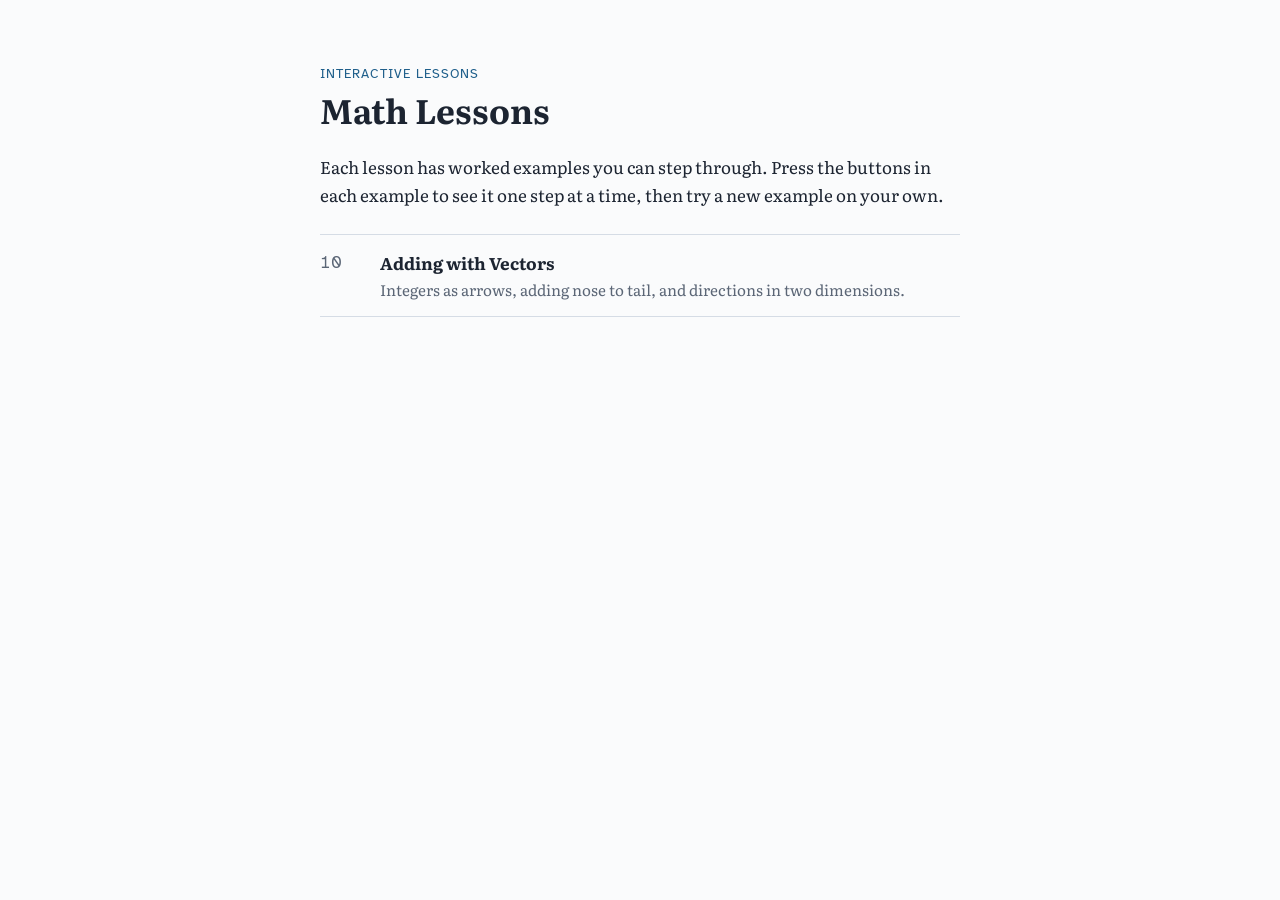
<file: index.html>
<!DOCTYPE html>
<html lang="en">
<head>
  <meta charset="utf-8">
  <meta name="viewport" content="width=device-width, initial-scale=1, viewport-fit=cover">
  <title>Math Lessons</title>
  <link rel="preconnect" href="https://fonts.googleapis.com">
  <link rel="preconnect" href="https://fonts.gstatic.com" crossorigin>
  <link rel="stylesheet" href="https://fonts.googleapis.com/css2?family=Atkinson+Hyperlegible:wght@400;700&family=Literata:opsz,wght@7..72,400;7..72,700&display=swap">
  <link rel="stylesheet" href="css/site.css">
</head>
<body>
<main class="page">
  <p class="eyebrow">Interactive lessons</p>
  <h1>Math Lessons</h1>
  <p>Each lesson has worked examples you can step through. Press the buttons in each example to see it one step at a time, then try a new example on your own.</p>

  <ul class="lesson-list">
    <!-- To add a lesson: copy one <li> block, change the number, link and title. -->
    <li>
      <a href="lessons/10-adding-vectors.html">
        <span class="lesson-num">10</span>
        <span><span class="lesson-title">Adding with Vectors</span>
        <span class="lesson-desc">Integers as arrows, adding nose to tail, and directions in two dimensions.</span></span>
      </a>
    </li>
  </ul>
</main>
</body>
</html>
</file>
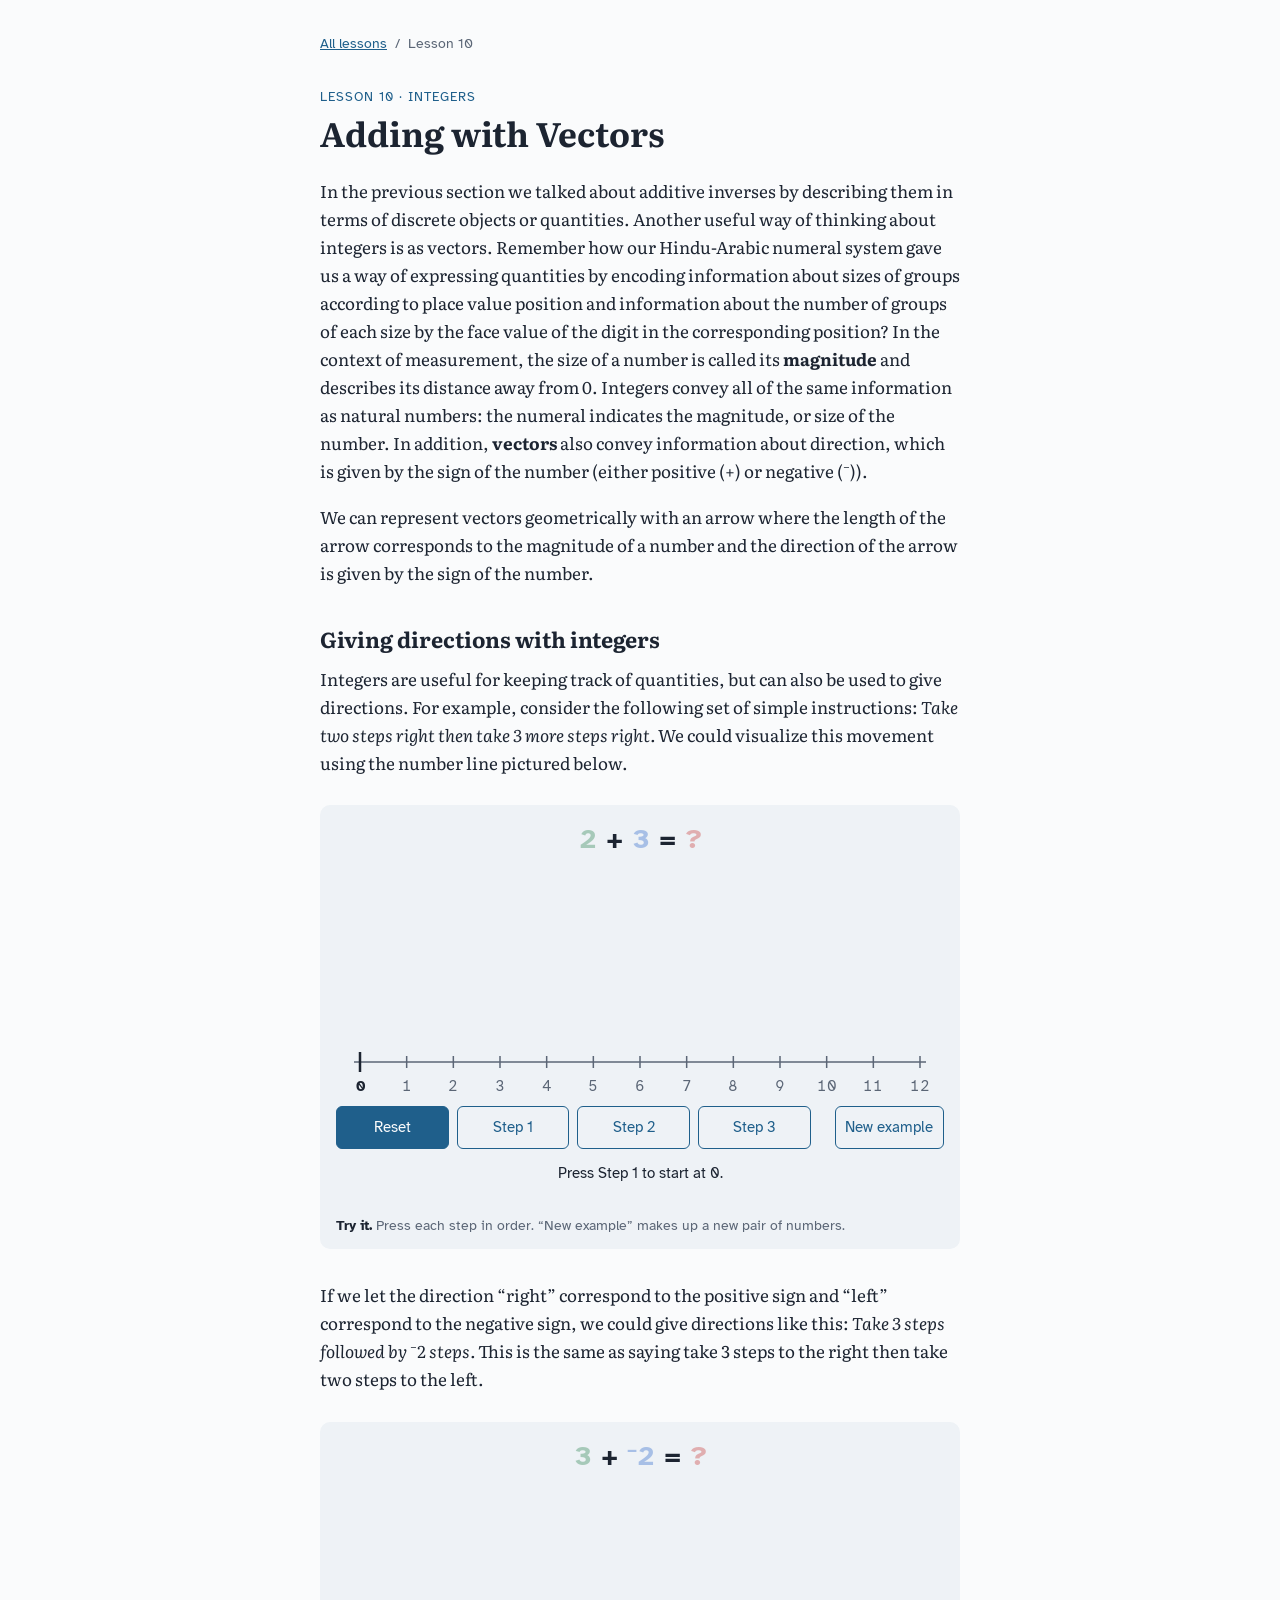
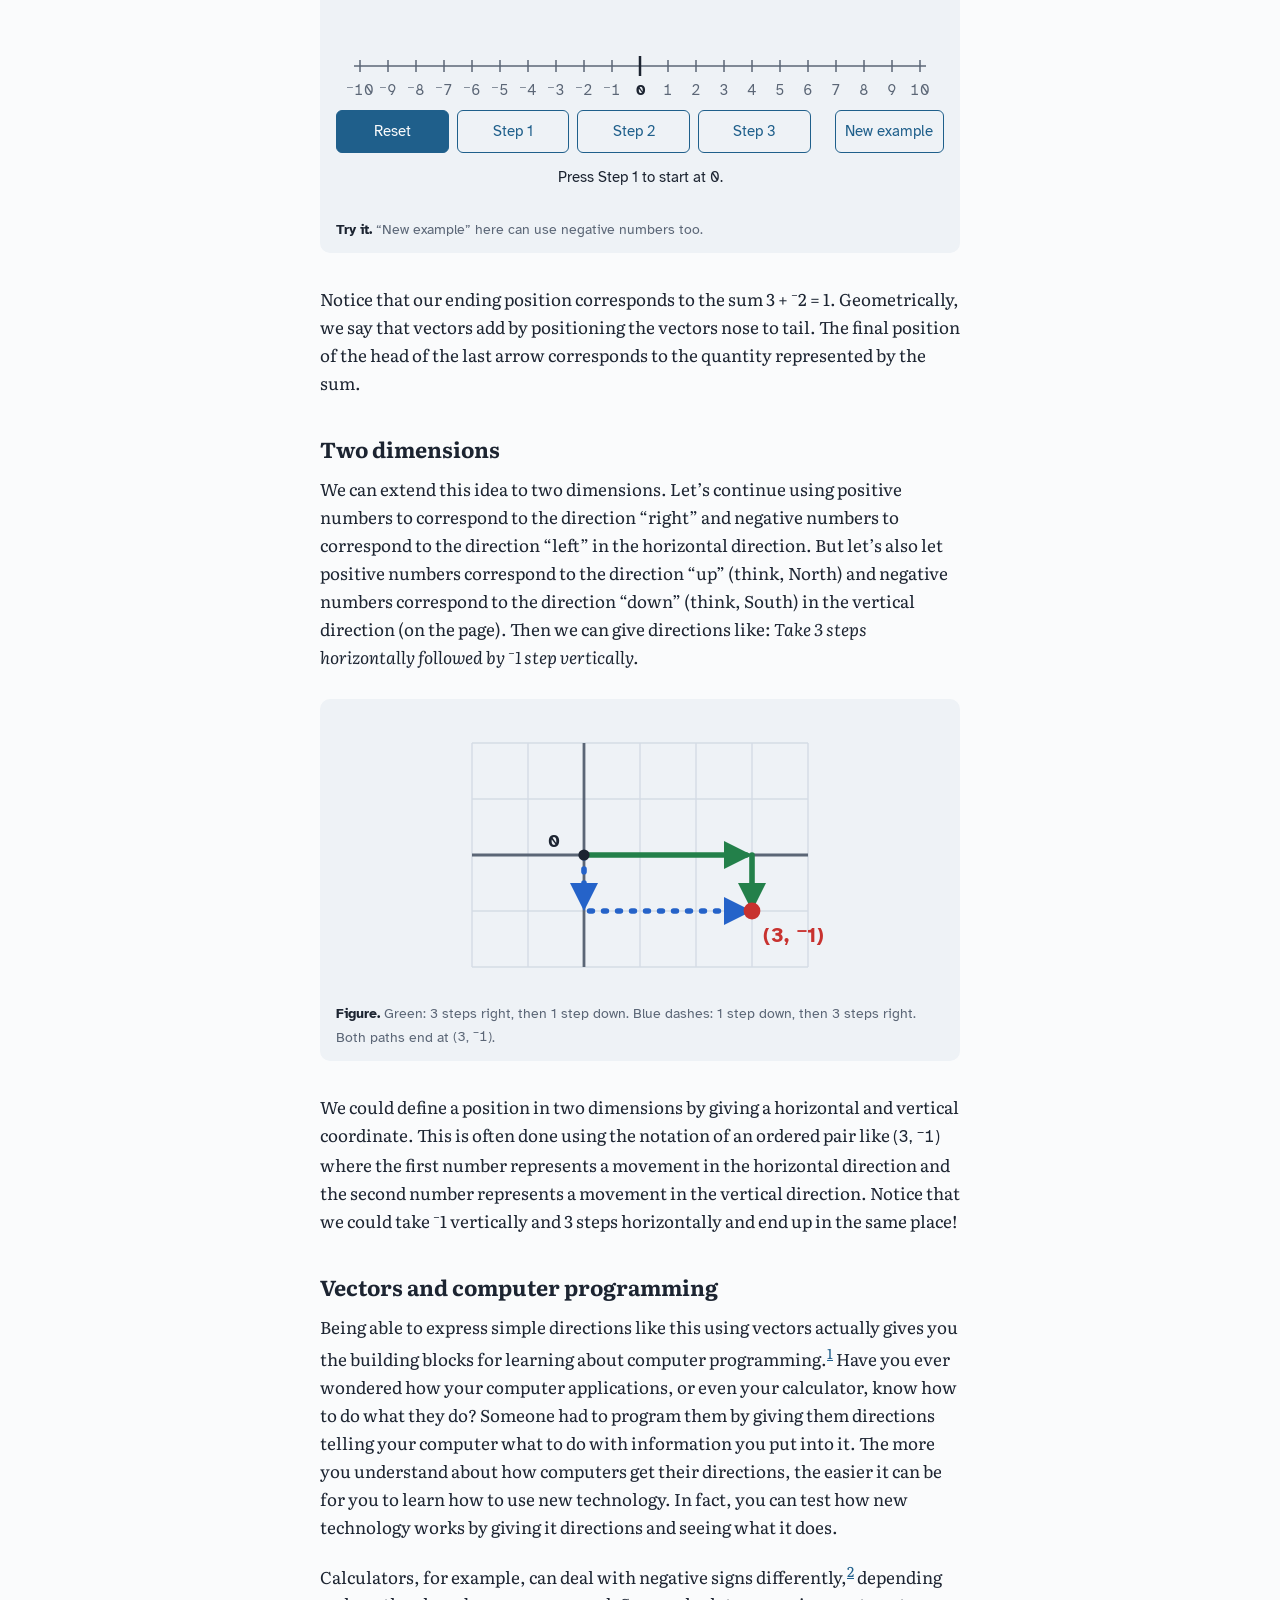
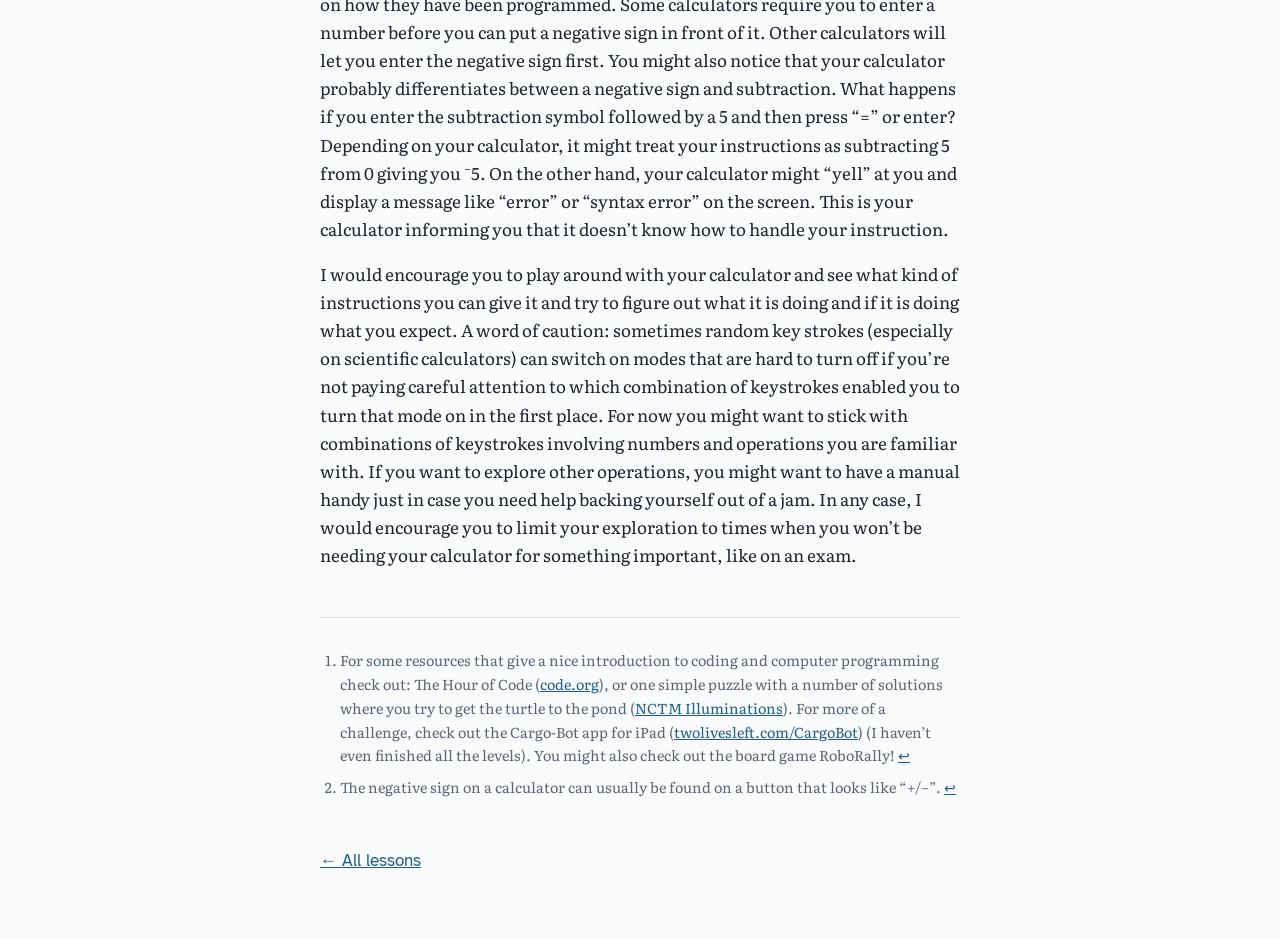
<file: lessons/10-adding-vectors.html>
<!DOCTYPE html>
<html lang="en">
<head>
  <meta charset="utf-8">
  <meta name="viewport" content="width=device-width, initial-scale=1, viewport-fit=cover">
  <title>Adding with Vectors</title>
  <link rel="preconnect" href="https://fonts.googleapis.com">
  <link rel="preconnect" href="https://fonts.gstatic.com" crossorigin>
  <link rel="stylesheet" href="https://fonts.googleapis.com/css2?family=Atkinson+Hyperlegible:wght@400;700&family=Literata:opsz,wght@7..72,400;7..72,700&display=swap">
  <link rel="stylesheet" href="../css/site.css">
</head>
<body>
<main class="page">
  <nav class="crumbs"><a href="../index.html">All lessons</a><span>/</span><span>Lesson 10</span></nav>

  <p class="eyebrow">Lesson 10 · Integers</p>
  <h1>Adding with Vectors</h1>

  <p>In the previous section we talked about additive inverses by describing them in terms of discrete objects or quantities. Another useful way of thinking about integers is as vectors. Remember how our Hindu-Arabic numeral system gave us a way of expressing quantities by encoding information about sizes of groups according to place value position and information about the number of groups of each size by the face value of the digit in the corresponding position? In the context of measurement, the size of a number is called its <span class="term">magnitude</span> and describes its distance away from 0. Integers convey all of the same information as natural numbers: the numeral indicates the magnitude, or size of the number. In addition, <span class="term">vectors</span> also convey information about direction, which is given by the sign of the number (either positive (+) or negative (<sup class="neg">−</sup>)).</p>

  <p>We can represent vectors geometrically with an arrow where the length of the arrow corresponds to the magnitude of a number and the direction of the arrow is given by the sign of the number.</p>

  <h2>Giving directions with integers</h2>

  <p>Integers are useful for keeping track of quantities, but can also be used to give directions. For example, consider the following set of simple instructions: <em>Take two steps right then take 3 more steps right.</em> We could visualize this movement using the number line pictured below.</p>

  <figure class="interactive">
    <div data-widget="vector-addition" data-a="2" data-b="3" data-negatives="no"></div>
    <figcaption><span class="figure-label">Try it.</span> Press each step in order. “New example” makes up a new pair of numbers.</figcaption>
  </figure>

  <p>If we let the direction “right” correspond to the positive sign and “left” correspond to the negative sign, we could give directions like this: <em>Take 3 steps followed by <sup class="neg">−</sup>2 steps.</em> This is the same as saying take 3 steps to the right then take two steps to the left.</p>

  <figure class="interactive">
    <div data-widget="vector-addition" data-a="3" data-b="-2"></div>
    <figcaption><span class="figure-label">Try it.</span> “New example” here can use negative numbers too.</figcaption>
  </figure>

  <p>Notice that our ending position corresponds to the sum 3 + <sup class="neg">−</sup>2 = 1. Geometrically, we say that vectors add by positioning the vectors nose to tail. The final position of the head of the last arrow corresponds to the quantity represented by the sum.</p>

  <h2>Two dimensions</h2>

  <p>We can extend this idea to two dimensions. Let’s continue using positive numbers to correspond to the direction “right” and negative numbers to correspond to the direction “left” in the horizontal direction. But let’s also let positive numbers correspond to the direction “up” (think, North) and negative numbers correspond to the direction “down” (think, South) in the vertical direction (on the page). Then we can give directions like: <em>Take 3 steps horizontally followed by <sup class="neg">−</sup>1 step vertically.</em></p>

  <figure class="interactive">
    <svg viewBox="0 0 300 200" role="img" aria-label="Grid showing two paths from the origin to the point (3, negative 1): 3 right then 1 down, or 1 down then 3 right" style="display:block;width:100%;max-width:420px;margin:0 auto">
      <defs>
        <marker id="h2a" viewBox="0 0 10 10" refX="8" refY="5" markerWidth="5" markerHeight="5" orient="auto-start-reverse"><path d="M0,0 L10,5 L0,10 z" style="fill:var(--vec-a)"/></marker>
        <marker id="h2b" viewBox="0 0 10 10" refX="8" refY="5" markerWidth="5" markerHeight="5" orient="auto-start-reverse"><path d="M0,0 L10,5 L0,10 z" style="fill:var(--vec-b)"/></marker>
      </defs>
      <g style="stroke:var(--rule);stroke-width:1">
        <line x1="30" x2="270" y1="20" y2="20"/><line x1="30" x2="270" y1="60" y2="60"/><line x1="30" x2="270" y1="140" y2="140"/><line x1="30" x2="270" y1="180" y2="180"/>
        <line x1="30" x2="30" y1="20" y2="180"/><line x1="70" x2="70" y1="20" y2="180"/><line x1="150" x2="150" y1="20" y2="180"/><line x1="190" x2="190" y1="20" y2="180"/><line x1="230" x2="230" y1="20" y2="180"/><line x1="270" x2="270" y1="20" y2="180"/>
      </g>
      <g style="stroke:var(--muted);stroke-width:2">
        <line x1="30" x2="270" y1="100" y2="100"/><line x1="110" x2="110" y1="20" y2="180"/>
      </g>
      <g style="stroke:var(--vec-a);stroke-width:4;stroke-linecap:round">
        <line x1="110" y1="100" x2="226" y2="100" marker-end="url(#h2a)"/>
        <line x1="230" y1="100" x2="230" y2="136" marker-end="url(#h2a)"/>
      </g>
      <g style="stroke:var(--vec-b);stroke-width:4;stroke-linecap:round;stroke-dasharray:2 8">
        <line x1="110" y1="100" x2="110" y2="136" marker-end="url(#h2b)"/>
        <line x1="114" y1="140" x2="226" y2="140" marker-end="url(#h2b)"/>
      </g>
      <circle cx="110" cy="100" r="4" style="fill:var(--ink)"/>
      <circle cx="230" cy="140" r="6" style="fill:var(--vec-sum)"/>
      <text x="238" y="162" style="fill:var(--vec-sum);font:700 15px var(--font-ui)">(3, ⁻1)</text>
      <text x="84" y="94" style="fill:var(--ink);font:700 13px var(--font-ui)">0</text>
    </svg>
    <figcaption><span class="figure-label">Figure.</span> Green: 3 steps right, then 1 step down. Blue dashes: 1 step down, then 3 steps right. Both paths end at <span class="coord">(3, <sup class="neg">−</sup>1)</span>.</figcaption>
  </figure>

  <p>We could define a position in two dimensions by giving a horizontal and vertical coordinate. This is often done using the notation of an ordered pair like <span class="coord">(3, <sup class="neg">−</sup>1)</span> where the first number represents a movement in the horizontal direction and the second number represents a movement in the vertical direction. Notice that we could take <sup class="neg">−</sup>1 vertically and 3 steps horizontally and end up in the same place!</p>

  <h2>Vectors and computer programming</h2>

  <p>Being able to express simple directions like this using vectors actually gives you the building blocks for learning about computer programming.<sup><a href="#fn1" id="ref1">1</a></sup> Have you ever wondered how your computer applications, or even your calculator, know how to do what they do? Someone had to program them by giving them directions telling your computer what to do with information you put into it. The more you understand about how computers get their directions, the easier it can be for you to learn how to use new technology. In fact, you can test how new technology works by giving it directions and seeing what it does.</p>

  <p>Calculators, for example, can deal with negative signs differently,<sup><a href="#fn2" id="ref2">2</a></sup> depending on how they have been programmed. Some calculators require you to enter a number before you can put a negative sign in front of it. Other calculators will let you enter the negative sign first. You might also notice that your calculator probably differentiates between a negative sign and subtraction. What happens if you enter the subtraction symbol followed by a 5 and then press “=” or enter? Depending on your calculator, it might treat your instructions as subtracting 5 from 0 giving you <sup class="neg">−</sup>5. On the other hand, your calculator might “yell” at you and display a message like “error” or “syntax error” on the screen. This is your calculator informing you that it doesn’t know how to handle your instruction.</p>

  <p>I would encourage you to play around with your calculator and see what kind of instructions you can give it and try to figure out what it is doing and if it is doing what you expect. A word of caution: sometimes random key strokes (especially on scientific calculators) can switch on modes that are hard to turn off if you’re not paying careful attention to which combination of keystrokes enabled you to turn that mode on in the first place. For now you might want to stick with combinations of keystrokes involving numbers and operations you are familiar with. If you want to explore other operations, you might want to have a manual handy just in case you need help backing yourself out of a jam. In any case, I would encourage you to limit your exploration to times when you won’t be needing your calculator for something important, like on an exam.</p>

  <section class="footnotes" aria-label="Footnotes">
    <ol>
      <li id="fn1">For some resources that give a nice introduction to coding and computer programming check out: The Hour of Code (<a href="https://code.org/">code.org</a>), or one simple puzzle with a number of solutions where you try to get the turtle to the pond (<a href="http://illuminations.nctm.org/Activity.aspx?id=3534">NCTM Illuminations</a>). For more of a challenge, check out the Cargo-Bot app for iPad (<a href="http://twolivesleft.com/CargoBot/">twolivesleft.com/CargoBot</a>) (I haven’t even finished all the levels). You might also check out the board game RoboRally! <a href="#ref1" aria-label="Back to text">↩</a></li>
      <li id="fn2">The negative sign on a calculator can usually be found on a button that looks like “+/−”. <a href="#ref2" aria-label="Back to text">↩</a></li>
    </ol>
  </section>

  <nav class="lesson-nav"><a href="../index.html">← All lessons</a></nav>
</main>
<script src="../widgets/vector-addition.js"></script>
</body>
</html>
</file>
<file: css/site.css>
/* Layout: a single readable column, like a printed textbook page, with
   interactive figures set off as "figure" panels between paragraphs. */
:root {
  --paper: #fafbfc;
  --panel: #eef2f6;
  --ink: #1c2431;
  --muted: #5b6676;
  --rule: #d5dce5;
  --accent: #1f5f8b;        /* links, buttons, headings' small labels */

  /* Vector colors, kept from the original example: green, blue, red */
  --vec-a: #23804a;
  --vec-b: #2563c9;
  --vec-sum: #c8322f;

  --font-body: "Literata", Georgia, "Times New Roman", serif;
  --font-ui: "Atkinson Hyperlegible", "Segoe UI", Arial, sans-serif;
}
@media (prefers-color-scheme: dark) {
  :root:not([data-theme="light"]) {
    --paper: #12161d; --panel: #1b212b; --ink: #e4e9f0; --muted: #9aa5b4;
    --rule: #2c3542; --accent: #7fb6e0;
    --vec-a: #5cc985; --vec-b: #78a6ff; --vec-sum: #ff7b72;
    color-scheme: dark;
  }
}
:root[data-theme="dark"] {
  --paper: #12161d; --panel: #1b212b; --ink: #e4e9f0; --muted: #9aa5b4;
  --rule: #2c3542; --accent: #7fb6e0;
  --vec-a: #5cc985; --vec-b: #78a6ff; --vec-sum: #ff7b72;
  color-scheme: dark;
}

* { box-sizing: border-box; }
body {
  margin: 0;
  background: var(--paper);
  color: var(--ink);
  font-family: var(--font-body);
  font-size: 1.0625rem;
  line-height: 1.65;
}
.page {
  max-width: 42rem;
  margin: 0 auto;
  padding-block: 2rem 4rem;
  padding-left: max(16px, env(safe-area-inset-left, 0px));
  padding-right: max(16px, env(safe-area-inset-right, 0px));
}
a { color: var(--accent); }
a:focus-visible, button:focus-visible { outline: 3px solid var(--accent); outline-offset: 2px; }

.crumbs {
  font-family: var(--font-ui);
  font-size: 0.875rem;
  color: var(--muted);
  display: flex; gap: 0.5rem; flex-wrap: wrap;
}
.eyebrow {
  font-family: var(--font-ui);
  font-size: 0.8rem;
  letter-spacing: 0.08em;
  text-transform: uppercase;
  color: var(--accent);
  margin: 2rem 0 0.25rem;
}
h1, h2 { line-height: 1.2; text-wrap: balance; font-weight: 700; }
h1 { font-size: 2.1rem; margin: 0 0 1.5rem; }
h2 { font-size: 1.35rem; margin: 2.5rem 0 0.75rem; }
p { margin: 0 0 1.1rem; }
sup.neg { font-size: 0.7em; }
.term { font-weight: 700; }
.coord { font-family: var(--font-ui); font-variant-numeric: tabular-nums; white-space: nowrap; }

/* Interactive figure panel */
figure.interactive {
  margin: 1.75rem 0 2rem;
  padding: 1rem 1rem 0.75rem;
  background: var(--panel);
  border-radius: 10px;
  min-width: 0;
}
@media (max-width: 480px) {
  figure.interactive { padding: 0.75rem 0.6rem 0.6rem; margin-inline: -0.25rem; }
}
figure.interactive figcaption {
  font-family: var(--font-ui);
  font-size: 0.85rem;
  color: var(--muted);
  margin-top: 0.5rem;
}
.figure-label { font-weight: 700; color: var(--ink); }

/* Vector addition widget
   The drawing sizes itself in vector-addition.js; these rules size everything
   around it from the width of the widget itself (container queries), so it
   fits a phone, a sidebar or a full-width projector page the same way. */
.va { font-family: var(--font-ui); container-type: inline-size; min-width: 0; }
.va-equation {
  font-size: clamp(1.3rem, 6cqi, 1.75rem); font-weight: 700; text-align: center;
  font-variant-numeric: tabular-nums; line-height: 1.3;
}
.va-equation span { opacity: 0.35; transition: opacity .25s; }
.va-equation span.is-on { opacity: 1; }
.va-equation .va-a { color: var(--vec-a); }
.va-equation .va-b { color: var(--vec-b); }
.va-equation .va-sum { color: var(--vec-sum); }
.va-equation sup { font-size: 0.6em; }
.va-stage { width: 100%; min-width: 0; overflow: hidden; }
.va-stage svg { display: block; width: 100%; height: auto; overflow: hidden; }
.va-line, .va-tick, .va-zero { stroke: var(--muted); stroke-width: 1.5; }
.va-zero { stroke: var(--ink); stroke-width: 2.5; }
.va-num { fill: var(--muted); text-anchor: middle; font-family: var(--font-ui); font-variant-numeric: tabular-nums; }
.va-zero-label { fill: var(--ink); font-weight: 700; }
.va-arrow { opacity: 0; transition: opacity .3s; }
.va-arrow.is-on { opacity: 1; }
.va-arrow line { stroke-linecap: butt; }
.va-arrow text { font-weight: 700; text-anchor: middle; font-family: var(--font-ui); }
.va-arrow.va-a line { stroke: var(--vec-a); }     .va-arrow.va-a circle, .va-arrow.va-a path, .va-arrow.va-a text { fill: var(--vec-a); }
.va-arrow.va-b line { stroke: var(--vec-b); }     .va-arrow.va-b circle, .va-arrow.va-b path, .va-arrow.va-b text { fill: var(--vec-b); }
.va-arrow.va-sum line { stroke: var(--vec-sum); } .va-arrow.va-sum circle, .va-arrow.va-sum path, .va-arrow.va-sum text { fill: var(--vec-sum); }
.va-land { fill: var(--vec-sum); opacity: 0; transition: opacity .3s; }
.va-land.is-on { opacity: 1; }

/* Buttons: Reset and the three steps share one row; "New example" sits at the
   end on wide widgets and gets its own full row on narrow ones. */
.va-steps {
  display: grid;
  grid-template-columns: repeat(4, minmax(0, 1fr)) auto;
  gap: 0.5rem;
  margin-top: 0.5rem;
}
.va-steps button {
  font: inherit; font-size: 0.95rem;
  min-width: 0;
  padding: 0.5rem 0.6rem;
  border-radius: 6px;
  border: 1.5px solid var(--accent);
  background: transparent; color: var(--accent);
  cursor: pointer;
  white-space: nowrap;
}
.va-steps button[aria-pressed="true"], .va-steps button:hover { background: var(--accent); color: var(--paper); }
.va-steps .va-new { margin-left: 1rem; }
@container (max-width: 520px) {
  .va-steps { grid-template-columns: repeat(4, minmax(0, 1fr)); }
  .va-steps .va-new { grid-column: 1 / -1; margin-left: 0; }
}
@container (max-width: 330px) {
  .va-steps { gap: 0.35rem; }
  .va-steps button { font-size: 0.85rem; padding: 0.5rem 0.2rem; }
}
.va-caption { font-size: 0.95rem; text-align: center; color: var(--ink); min-height: 3em; margin: 0.75rem 0 0; overflow-wrap: anywhere; text-wrap: balance; }
@media (prefers-reduced-motion: reduce) { .va-arrow, .va-land, .va-equation span { transition: none; } }

/* Footnotes */
.footnotes { border-top: 1px solid var(--rule); margin-top: 3rem; padding-top: 1rem; font-size: 0.9rem; color: var(--muted); }
.footnotes ol { padding-left: 1.25rem; }
.footnotes li { margin-bottom: 0.5rem; }

/* Lesson list on the home page */
.lesson-list { list-style: none; padding: 0; margin: 1.5rem 0; display: grid; gap: 0; border-top: 1px solid var(--rule); }
.lesson-list li { border-bottom: 1px solid var(--rule); }
.lesson-list a { display: grid; grid-template-columns: 3rem 1fr; gap: 0.75rem; padding: 0.9rem 0; text-decoration: none; color: var(--ink); }
.lesson-list a:hover .lesson-title { color: var(--accent); text-decoration: underline; }
.lesson-num { font-family: var(--font-ui); color: var(--muted); font-variant-numeric: tabular-nums; }
.lesson-title { font-weight: 700; }
.lesson-desc { display: block; font-size: 0.95rem; color: var(--muted); }
.lesson-nav { display: flex; justify-content: space-between; gap: 1rem; font-family: var(--font-ui); margin-top: 3rem; }
</file>
